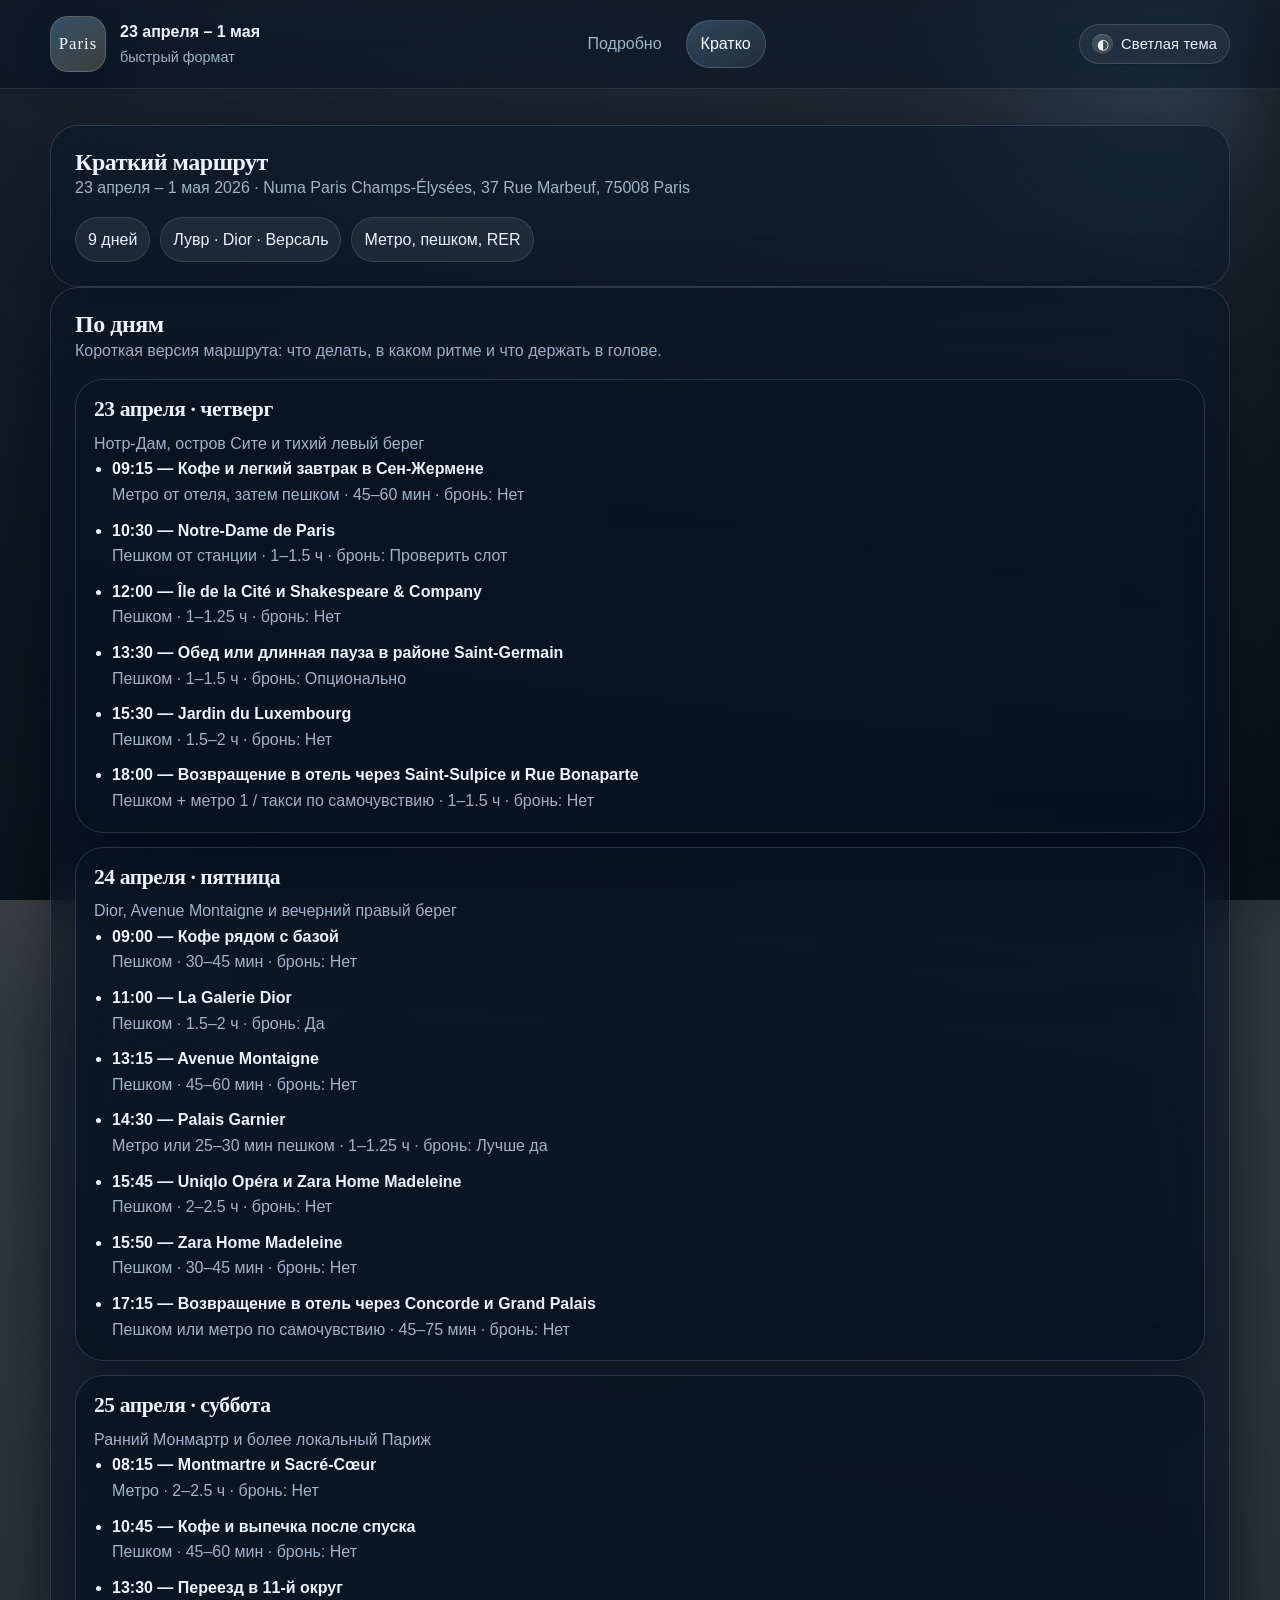
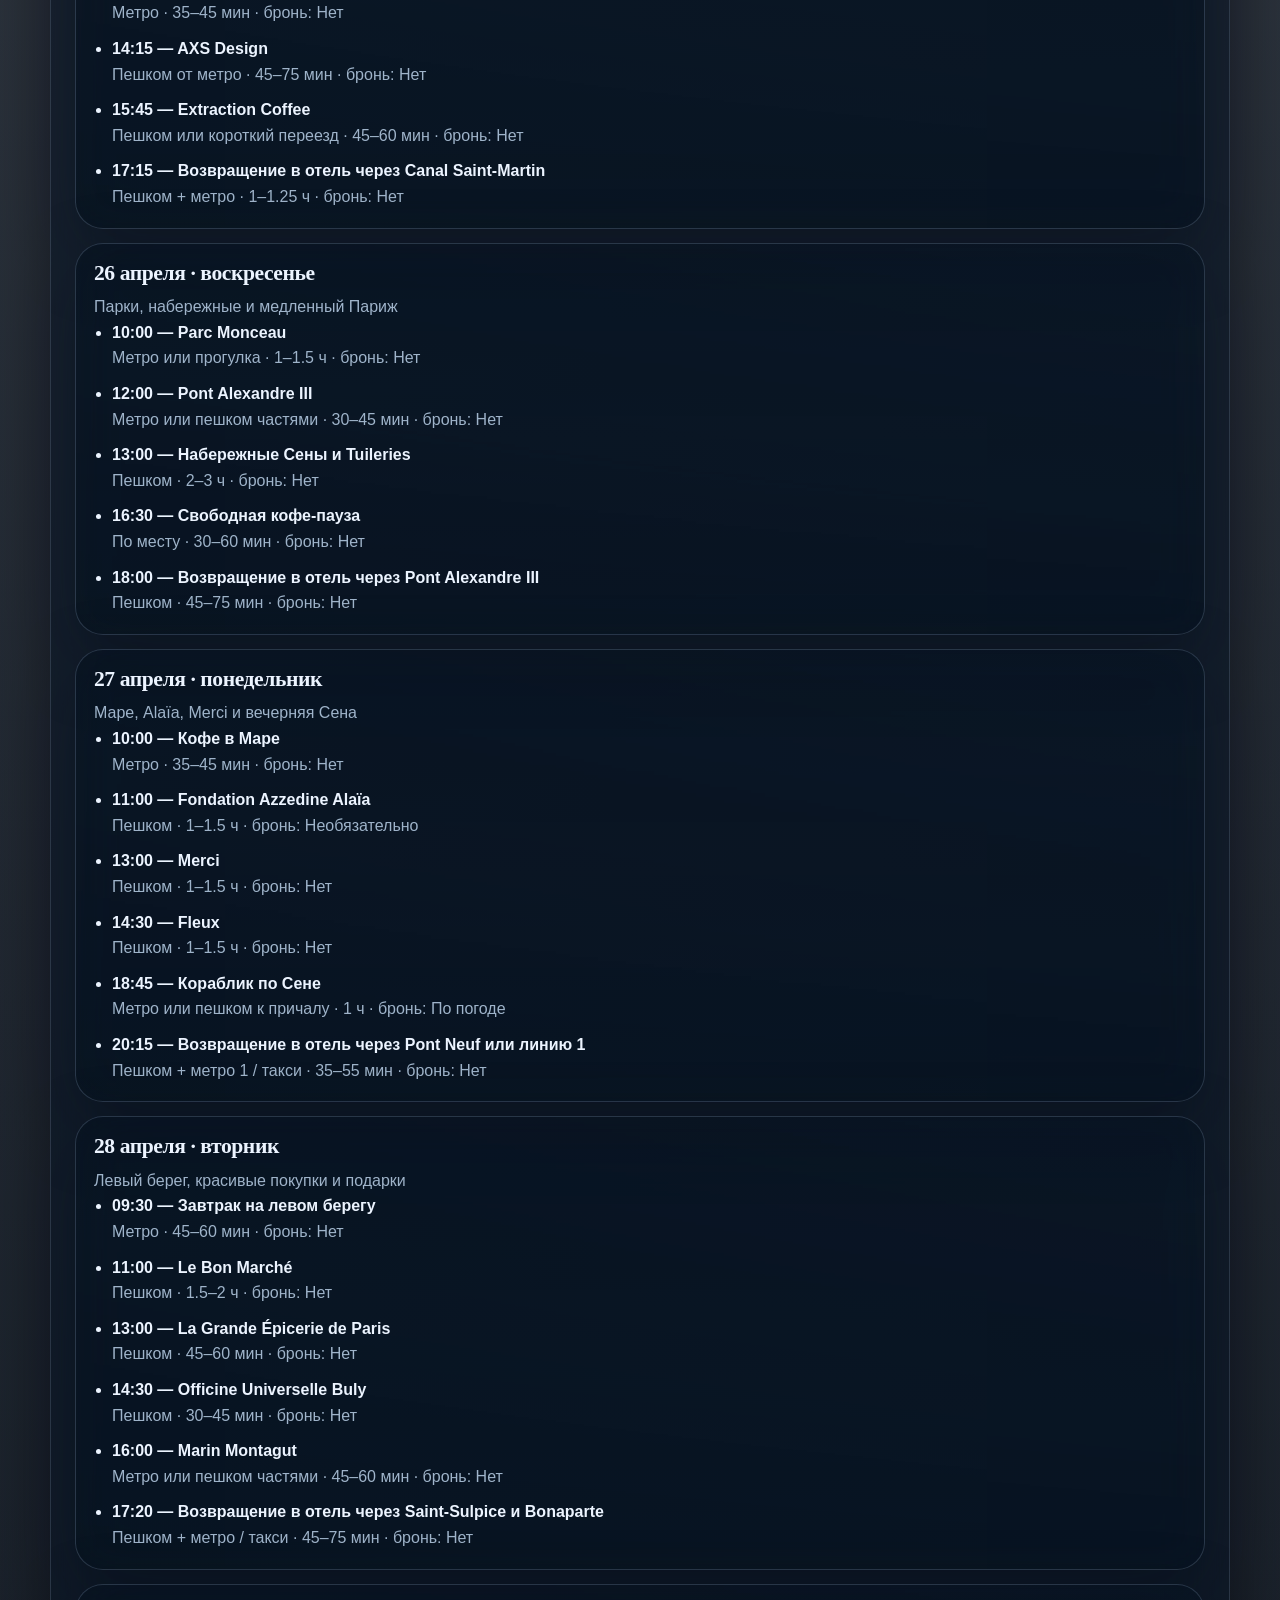
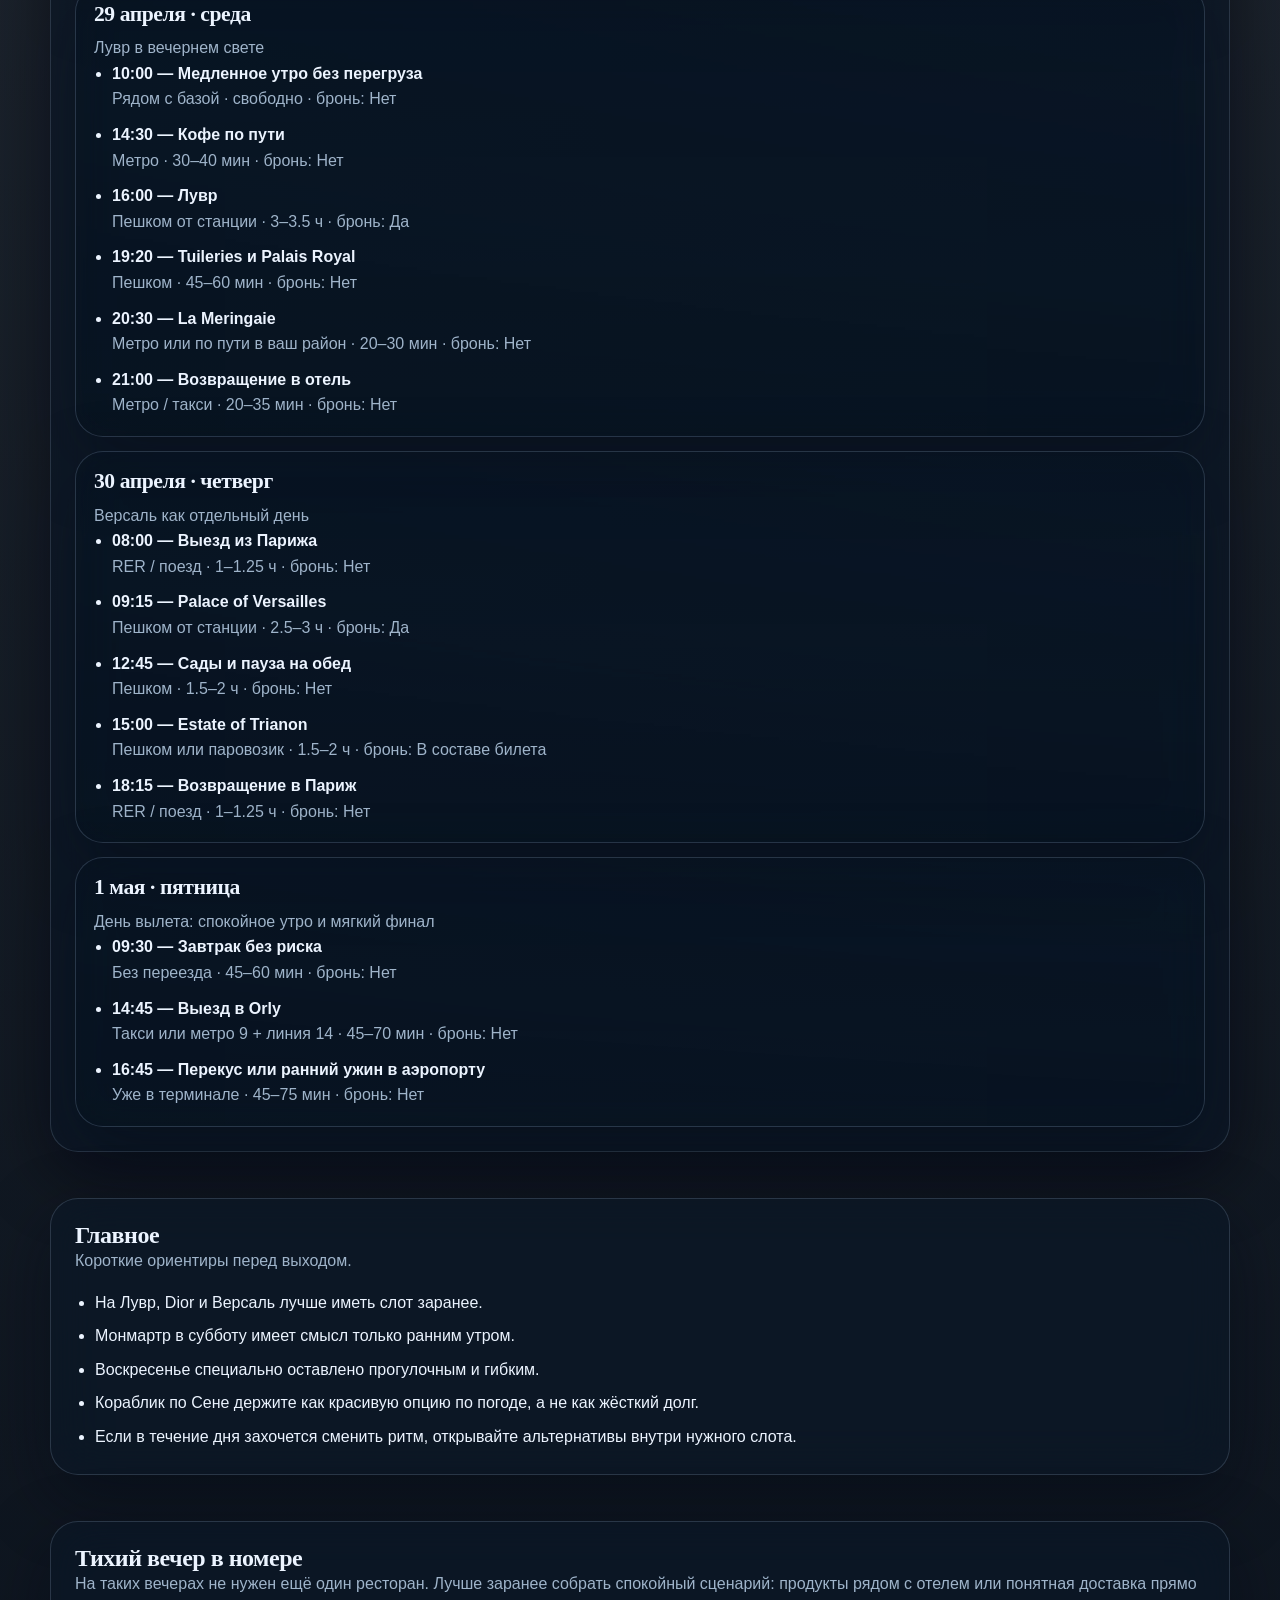
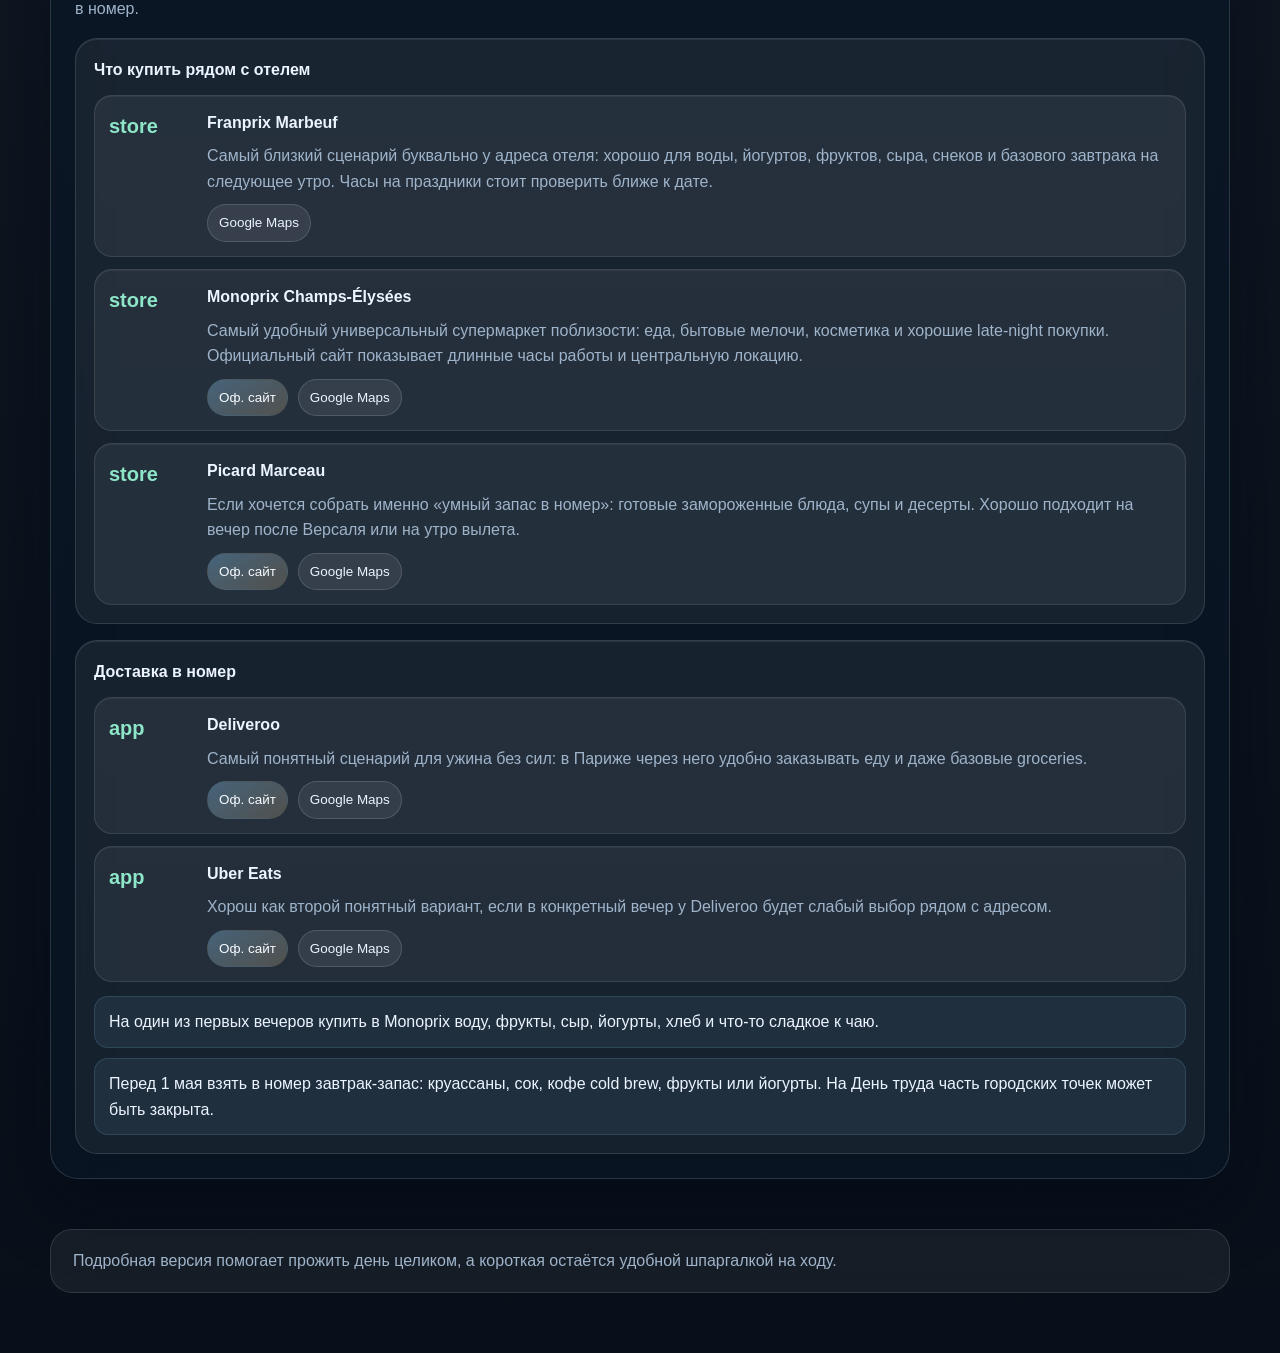
<file: paris_trip_site/route-notes.html>
<!doctype html>
<html lang="ru">
<head>
  <meta charset="utf-8">
  <meta name="viewport" content="width=device-width, initial-scale=1">
  <title>Париж 23 апреля – 1 мая 2026 — короткий маршрут</title>
  <meta name="description" content="Короткая версия маршрута по Парижу: день, время, точка, логистика, бронь, ссылки на места и день вылета.">
  <meta name="robots" content="noindex, nofollow, noarchive, nosnippet, noimageindex, notranslate">
  <meta name="googlebot" content="noindex, nofollow, noarchive, nosnippet, noimageindex">
  <meta name="referrer" content="no-referrer">
  <meta name="color-scheme" content="dark light">
  <meta name="theme-color" content="#0f1722" media="(prefers-color-scheme: dark)">
  <meta name="theme-color" content="#f7efe7" media="(prefers-color-scheme: light)">
  <meta property="og:title" content="Париж 23 апреля – 1 мая 2026">
  <meta property="og:description" content="Короткая версия личного маршрута по Парижу: день, время, точка, логистика и бронь.">
  <meta property="og:type" content="website">
  <meta property="og:locale" content="ru_RU">
  <meta property="og:url" content="https://lekmaby.github.io/paris_trip/route-notes.html">
  <meta property="og:image" content="https://lekmaby.github.io/paris_trip/og-image.svg">
  <meta property="og:image:type" content="image/svg+xml">
  <meta property="og:image:width" content="1200">
  <meta property="og:image:height" content="630">
  <meta name="twitter:card" content="summary_large_image">
  <meta name="twitter:title" content="Париж 23 апреля – 1 мая 2026">
  <meta name="twitter:description" content="Короткая версия личного маршрута по Парижу: день, время, точка, логистика и бронь.">
  <meta name="twitter:image" content="https://lekmaby.github.io/paris_trip/og-image.svg">
  <link rel="icon" href="favicon.svg" type="image/svg+xml">
  <script>
    (function () {
      try {
        document.documentElement.dataset.theme = localStorage.getItem("paris-theme") || "dark";
      } catch (error) {
        document.documentElement.dataset.theme = "dark";
      }
    })();
  </script>
  <link rel="stylesheet" href="styles.css">
</head>
<body data-view="compact">
  <div class="site-shell">
    <header class="site-header">
      <div class="nav-wrap">
        <a class="brand" href="index.html">
          <span class="brand-mark">Paris</span>
          <span class="brand-copy">
            <strong>23 апреля – 1 мая</strong>
            <span>быстрый формат</span>
          </span>
        </a>
        <nav class="top-nav" aria-label="Разделы">
          <a href="index.html">Подробно</a>
          <a class="is-active" href="route-notes.html">Кратко</a>
        </nav>
        <button class="days-toggle" type="button" id="days-toggle" aria-label="Открыть меню по дням" aria-controls="days-drawer">
          <span class="days-toggle-icon" aria-hidden="true">≡</span>
          <span class="days-toggle-text">Дни</span>
        </button>
        <button class="theme-toggle" type="button" id="theme-toggle" aria-label="Переключить тему">
          <span class="theme-toggle-icon" aria-hidden="true">◐</span>
          <span class="theme-toggle-text">Светлая тема</span>
        </button>
      </div>
    </header>

    <main id="app"></main>
  </div>

  <script src="trip-data.js"></script>
  <script src="app.js"></script>
</body>
</html>
</file>
<file: paris_trip_site/styles.css>
:root {
  --bg: #07111d;
  --bg-2: #0d1b2b;
  --card: rgba(12, 24, 39, 0.56);
  --card-strong: rgba(16, 29, 47, 0.72);
  --line: rgba(201, 223, 255, 0.16);
  --line-strong: rgba(201, 223, 255, 0.28);
  --text: #ecf4ff;
  --muted: #9fb4ca;
  --accent: #8dd3ff;
  --accent-2: #f1c78a;
  --accent-3: #8de6c7;
  --shadow: 0 24px 70px rgba(1, 8, 20, 0.42);
  --radius-xl: 28px;
  --radius-lg: 22px;
  --radius-md: 16px;
  --radius-sm: 12px;
  --max: 1180px;
}

:root[data-theme="light"] {
  --bg: #f4efe8;
  --bg-2: #efe4d5;
  --card: rgba(255, 250, 244, 0.74);
  --card-strong: rgba(255, 247, 239, 0.9);
  --line: rgba(95, 58, 34, 0.24);
  --line-strong: rgba(95, 58, 34, 0.34);
  --text: #241914;
  --muted: #66544b;
  --accent: #6daee6;
  --accent-2: #d8a16d;
  --accent-3: #295b50;
  --shadow: 0 24px 60px rgba(62, 31, 18, 0.12);
}

* {
  box-sizing: border-box;
}

html {
  scroll-behavior: smooth;
}

body {
  margin: 0;
  color: var(--text);
  background:
    linear-gradient(180deg, rgba(3, 10, 20, 0.34), rgba(3, 10, 20, 0.8)),
    radial-gradient(circle at 16% 18%, rgba(141, 211, 255, 0.16), transparent 0 28%),
    radial-gradient(circle at 88% 14%, rgba(241, 199, 138, 0.12), transparent 0 24%),
    linear-gradient(180deg, rgba(7, 17, 29, 0.65), rgba(7, 17, 29, 0.92)),
    url("https://images.unsplash.com/photo-1502602898657-3e91760cbb34?auto=format&fit=crop&w=2000&q=80") center / cover fixed no-repeat;
  font-family: "Avenir Next", "Segoe UI", "Helvetica Neue", Arial, sans-serif;
  line-height: 1.6;
  min-height: 100vh;
  overflow-x: hidden;
}

:root[data-theme="light"] body {
  background:
    linear-gradient(180deg, rgba(255, 249, 242, 0.3), rgba(241, 232, 218, 0.68)),
    radial-gradient(circle at 16% 18%, rgba(109, 174, 230, 0.18), transparent 0 28%),
    radial-gradient(circle at 88% 14%, rgba(216, 161, 109, 0.14), transparent 0 24%),
    linear-gradient(180deg, rgba(244, 239, 232, 0.62), rgba(234, 220, 202, 0.82)),
    url("https://images.unsplash.com/photo-1499856871958-5b9627545d1a?auto=format&fit=crop&w=2000&q=80") center / cover fixed no-repeat;
}

body::before,
body::after {
  content: "";
  position: fixed;
  inset: auto;
  width: 36rem;
  height: 36rem;
  border-radius: 50%;
  filter: blur(24px);
  opacity: 0.72;
  pointer-events: none;
  z-index: 0;
  animation: drift 18s ease-in-out infinite alternate;
}

body::before {
  top: -12rem;
  right: -10rem;
  background: radial-gradient(circle, rgba(141, 211, 255, 0.34), transparent 62%);
}

:root[data-theme="light"] body::before {
  background: radial-gradient(circle, rgba(109, 174, 230, 0.28), transparent 62%);
}

body::after {
  bottom: -14rem;
  left: -8rem;
  background: radial-gradient(circle, rgba(241, 199, 138, 0.24), transparent 60%);
  animation-duration: 22s;
}

:root[data-theme="light"] body::after {
  background: radial-gradient(circle, rgba(216, 161, 109, 0.22), transparent 60%);
}

body > .site-shell::before {
  content: "";
  position: fixed;
  inset: 0;
  background:
    linear-gradient(180deg, rgba(4, 12, 24, 0.26), rgba(4, 12, 24, 0.78)),
    linear-gradient(90deg, rgba(8, 18, 32, 0.54), rgba(8, 18, 32, 0.24));
  pointer-events: none;
  z-index: -1;
}

:root[data-theme="light"] body > .site-shell::before {
  background:
    linear-gradient(180deg, rgba(255, 248, 240, 0.22), rgba(244, 236, 225, 0.62)),
    linear-gradient(90deg, rgba(255, 248, 240, 0.16), rgba(255, 248, 240, 0.02));
}

a {
  color: inherit;
  text-decoration: none;
}

.site-shell {
  position: relative;
  z-index: 1;
}

.site-header {
  position: sticky;
  top: 0;
  z-index: 40;
  backdrop-filter: blur(24px) saturate(160%);
  -webkit-backdrop-filter: blur(24px) saturate(160%);
  background: rgba(7, 16, 28, 0.46);
  border-bottom: 1px solid rgba(201, 223, 255, 0.12);
}

.nav-wrap,
.page-wrap {
  width: min(calc(100% - 32px), var(--max));
  margin: 0 auto;
}

.nav-wrap {
  display: flex;
  align-items: center;
  justify-content: space-between;
  gap: 16px;
  padding: 16px 0;
  flex-wrap: wrap;
}

.brand {
  display: inline-flex;
  align-items: center;
  gap: 14px;
}

.brand-mark {
  display: inline-flex;
  align-items: center;
  justify-content: center;
  width: 56px;
  height: 56px;
  border-radius: 18px;
  background: linear-gradient(145deg, rgba(141, 211, 255, 0.3), rgba(241, 199, 138, 0.22));
  color: #f5fbff;
  font-family: "Iowan Old Style", "Palatino Linotype", "Book Antiqua", serif;
  font-size: 1.05rem;
  letter-spacing: 0.06em;
  box-shadow: 0 14px 32px rgba(5, 15, 30, 0.34);
  border: 1px solid rgba(255, 255, 255, 0.16);
}

.brand-copy {
  display: grid;
  gap: 2px;
}

.brand-copy strong {
  font-size: 1rem;
}

.brand-copy span {
  color: var(--muted);
  font-size: 0.9rem;
}

.top-nav {
  display: flex;
  align-items: center;
  gap: 10px;
  flex-wrap: wrap;
}

.top-nav a {
  padding: 10px 14px;
  border-radius: 999px;
  color: var(--muted);
  transition: transform 180ms ease, background 180ms ease, color 180ms ease;
}

.top-nav a:hover,
.top-nav a:focus-visible {
  background: rgba(255, 255, 255, 0.08);
  color: var(--text);
  transform: translateY(-1px);
}

.top-nav a.is-active {
  background: linear-gradient(145deg, rgba(141, 211, 255, 0.24), rgba(255, 255, 255, 0.08));
  color: #f5fbff;
  border: 1px solid rgba(255, 255, 255, 0.14);
}

:root[data-theme="light"] .site-header {
  background: rgba(251, 247, 241, 0.5);
  border-bottom: 1px solid rgba(95, 58, 34, 0.08);
}

:root[data-theme="light"] .brand-mark {
  background: linear-gradient(145deg, rgba(109, 174, 230, 0.3), rgba(216, 161, 109, 0.24));
  color: #fffaf5;
  border-color: rgba(255, 255, 255, 0.28);
}

:root[data-theme="light"] .top-nav a:hover,
:root[data-theme="light"] .top-nav a:focus-visible {
  background: rgba(255, 255, 255, 0.58);
}

:root[data-theme="light"] .top-nav a.is-active {
  background: linear-gradient(145deg, rgba(109, 174, 230, 0.22), rgba(255, 255, 255, 0.7));
  color: #241914;
  border: 1px solid rgba(95, 58, 34, 0.1);
}

.theme-toggle {
  display: inline-flex;
  align-items: center;
  gap: 8px;
  padding: 9px 12px;
  border-radius: 999px;
  border: 1px solid rgba(255, 255, 255, 0.14);
  background: rgba(255, 255, 255, 0.08);
  color: var(--text);
  cursor: pointer;
  transition: transform 180ms ease, background 180ms ease, border-color 180ms ease, box-shadow 180ms ease;
  backdrop-filter: blur(18px) saturate(140%);
  -webkit-backdrop-filter: blur(18px) saturate(140%);
  letter-spacing: 0.01em;
}

.theme-toggle:hover,
.theme-toggle:focus-visible {
  transform: translateY(-1px);
  background: rgba(255, 255, 255, 0.14);
  border-color: rgba(141, 211, 255, 0.34);
  box-shadow: 0 10px 24px rgba(0, 9, 20, 0.24);
}

.theme-toggle-icon {
  display: inline-flex;
  align-items: center;
  justify-content: center;
  width: 1.3rem;
  height: 1.3rem;
  border-radius: 999px;
  background: linear-gradient(145deg, rgba(141, 211, 255, 0.22), rgba(241, 199, 138, 0.18));
  font-size: 0.86rem;
  box-shadow: inset 0 1px 0 rgba(255, 255, 255, 0.18);
}

.theme-toggle-text {
  white-space: nowrap;
  font-size: 0.92rem;
}

:root[data-theme="light"] .theme-toggle {
  border-color: rgba(95, 58, 34, 0.12);
  background: rgba(255, 255, 255, 0.58);
}

:root[data-theme="light"] .theme-toggle:hover,
:root[data-theme="light"] .theme-toggle:focus-visible {
  background: rgba(255, 255, 255, 0.78);
  border-color: rgba(109, 174, 230, 0.28);
  box-shadow: 0 10px 24px rgba(62, 31, 18, 0.12);
}

.days-toggle {
  display: none;
  align-items: center;
  gap: 8px;
  padding: 9px 12px;
  border-radius: 999px;
  border: 1px solid rgba(255, 255, 255, 0.14);
  background: rgba(255, 255, 255, 0.08);
  color: var(--text);
  cursor: pointer;
  transition: transform 180ms ease, background 180ms ease, border-color 180ms ease, box-shadow 180ms ease;
  backdrop-filter: blur(18px) saturate(140%);
  -webkit-backdrop-filter: blur(18px) saturate(140%);
}

.days-toggle:hover,
.days-toggle:focus-visible {
  transform: translateY(-1px);
  background: rgba(255, 255, 255, 0.14);
  border-color: rgba(141, 211, 255, 0.34);
  box-shadow: 0 10px 24px rgba(0, 9, 20, 0.24);
}

.days-toggle-icon {
  display: inline-flex;
  align-items: center;
  justify-content: center;
  width: 1.3rem;
  height: 1.3rem;
  font-size: 0.95rem;
}

.days-toggle-text {
  white-space: nowrap;
  font-size: 0.92rem;
}

:root[data-theme="light"] .days-toggle {
  border-color: rgba(95, 58, 34, 0.12);
  background: rgba(255, 255, 255, 0.58);
}

:root[data-theme="light"] .days-toggle:hover,
:root[data-theme="light"] .days-toggle:focus-visible {
  background: rgba(255, 255, 255, 0.78);
  border-color: rgba(109, 174, 230, 0.28);
  box-shadow: 0 10px 24px rgba(62, 31, 18, 0.12);
}

body[data-view="detailed"] .days-toggle {
  display: inline-flex;
}

.days-drawer-backdrop {
  position: fixed;
  inset: 0;
  z-index: 50;
  background: rgba(7, 12, 19, 0.52);
  backdrop-filter: blur(10px);
  -webkit-backdrop-filter: blur(10px);
}

.days-drawer {
  position: fixed;
  inset: 0 0 0 auto;
  z-index: 60;
  width: min(86vw, 360px);
  padding: 18px;
  background: rgba(13, 20, 32, 0.88);
  border-left: 1px solid rgba(255, 255, 255, 0.12);
  box-shadow: -24px 0 60px rgba(0, 0, 0, 0.36);
  transform: translateX(100%);
  transition: transform 220ms ease;
  backdrop-filter: blur(24px) saturate(140%);
  -webkit-backdrop-filter: blur(24px) saturate(140%);
}

.days-drawer[aria-hidden="false"] {
  transform: translateX(0);
}

.days-drawer-head {
  display: flex;
  align-items: center;
  justify-content: space-between;
  gap: 12px;
  margin-bottom: 16px;
}

.days-drawer-head strong {
  font-size: 1rem;
}

.days-drawer-close {
  display: inline-flex;
  align-items: center;
  justify-content: center;
  width: 2rem;
  height: 2rem;
  border: 1px solid rgba(255, 255, 255, 0.12);
  border-radius: 999px;
  background: rgba(255, 255, 255, 0.06);
  color: var(--text);
  cursor: pointer;
}

.days-drawer-list {
  display: grid;
  gap: 10px;
}

.days-drawer-link {
  display: grid;
  gap: 3px;
  padding: 12px 13px;
  border-radius: var(--radius-lg);
  border: 1px solid rgba(255, 255, 255, 0.1);
  background: rgba(255, 255, 255, 0.05);
  color: var(--text);
}

.days-drawer-link span {
  color: var(--muted);
  font-size: 0.82rem;
}

.days-drawer-link strong {
  font-size: 0.95rem;
}

:root[data-theme="light"] .days-drawer-backdrop {
  background: rgba(74, 54, 42, 0.24);
}

:root[data-theme="light"] .days-drawer {
  background: rgba(252, 247, 240, 0.92);
  border-left-color: rgba(95, 58, 34, 0.1);
  box-shadow: -24px 0 60px rgba(70, 44, 29, 0.16);
}

:root[data-theme="light"] .days-drawer-close,
:root[data-theme="light"] .days-drawer-link {
  border-color: rgba(95, 58, 34, 0.1);
  background: rgba(255, 255, 255, 0.66);
}

body.drawer-open {
  overflow: hidden;
}

.page-wrap {
  padding: 36px 0 60px;
}

.hero,
.panel,
.day-card,
.notes-card,
.compact-card {
  background: var(--card);
  border: 1px solid var(--line);
  box-shadow: var(--shadow);
  border-radius: var(--radius-xl);
  backdrop-filter: blur(24px) saturate(135%);
  -webkit-backdrop-filter: blur(24px) saturate(135%);
}

.hero {
  position: relative;
  overflow: hidden;
  padding: 34px;
  margin-bottom: 26px;
}

.hero::before {
  content: "";
  position: absolute;
  inset: 0;
  background:
    linear-gradient(125deg, rgba(255, 255, 255, 0.18), transparent 48%),
    radial-gradient(circle at 78% 20%, rgba(241, 199, 138, 0.14), transparent 0 28%);
  pointer-events: none;
}

.hero-grid {
  position: relative;
  display: grid;
  grid-template-columns: 1.4fr 0.8fr;
  gap: 26px;
}

.eyebrow {
  display: inline-flex;
  align-items: center;
  gap: 8px;
  padding: 8px 12px;
  border-radius: 999px;
  background: rgba(255, 255, 255, 0.08);
  border: 1px solid rgba(255, 255, 255, 0.14);
  color: var(--accent);
  font-size: 0.83rem;
  letter-spacing: 0.08em;
  text-transform: uppercase;
}

.hero h1,
.panel h2,
.day-card h2,
.compact-card h2 {
  margin: 0;
  font-family: "Iowan Old Style", "Palatino Linotype", "Book Antiqua", serif;
  font-weight: 700;
  line-height: 1.05;
  letter-spacing: -0.02em;
}

.hero h1 {
  margin-top: 18px;
  font-size: clamp(2.5rem, 5vw, 4.45rem);
  max-width: 12ch;
}

.hero-lead {
  max-width: 62ch;
  margin: 18px 0 0;
  color: var(--muted);
  font-size: 1.05rem;
}

.hero-sidebar {
  display: grid;
  gap: 14px;
  align-content: start;
}

.stats {
  display: grid;
  grid-template-columns: repeat(2, minmax(0, 1fr));
  gap: 12px;
}

.stat {
  background: rgba(255, 255, 255, 0.07);
  border: 1px solid rgba(255, 255, 255, 0.12);
  border-radius: var(--radius-lg);
  padding: 16px;
  box-shadow: inset 0 1px 0 rgba(255, 255, 255, 0.08);
}

.stat strong {
  display: block;
  font-size: 1.4rem;
}

.stat span {
  display: block;
  margin-top: 6px;
  color: var(--muted);
  font-size: 0.92rem;
}

.hero-note {
  padding: 16px 18px;
  border-radius: var(--radius-lg);
  background: linear-gradient(135deg, rgba(141, 211, 255, 0.08), rgba(255, 255, 255, 0.08));
  border: 1px solid rgba(141, 211, 255, 0.18);
  color: var(--text);
}

.hero-note strong {
  display: block;
  margin-bottom: 6px;
}

.panel {
  padding: 24px;
  margin-bottom: 24px;
}

.panel-header {
  display: flex;
  justify-content: space-between;
  gap: 12px;
  align-items: end;
  margin-bottom: 16px;
}

.panel-header p,
.panel p.muted,
.muted {
  margin: 0;
  color: var(--muted);
}

.chips,
.day-links,
.meta-list,
.jump-nav {
  display: flex;
  flex-wrap: wrap;
  gap: 10px;
}

.chip,
.jump-link,
.mini-pill {
  display: inline-flex;
  align-items: center;
  gap: 8px;
  padding: 9px 12px;
  border-radius: 999px;
  border: 1px solid rgba(255, 255, 255, 0.12);
  background: rgba(255, 255, 255, 0.07);
  color: var(--text);
  transition: transform 180ms ease, border-color 180ms ease, background 180ms ease;
}

.jump-link:hover,
.chip:hover,
.mini-pill:hover {
  transform: translateY(-1px);
  border-color: rgba(141, 211, 255, 0.34);
  background: rgba(255, 255, 255, 0.12);
}

.photo-grid,
.comfort-grid {
  display: grid;
  gap: 16px;
}

.photo-grid {
  grid-template-columns: repeat(3, minmax(0, 1fr));
}

.photo-card {
  margin: 0;
  overflow: hidden;
  border-radius: 22px;
  border: 1px solid rgba(255, 255, 255, 0.12);
  background: rgba(9, 19, 32, 0.58);
  box-shadow: inset 0 1px 0 rgba(255, 255, 255, 0.1);
}

.photo-card img {
  display: block;
  width: 100%;
  height: 260px;
  object-fit: cover;
}

.photo-card figcaption {
  display: flex;
  align-items: center;
  justify-content: space-between;
  gap: 12px;
  padding: 12px 14px;
}

.photo-card figcaption strong {
  font-size: 0.96rem;
}

.photo-card figcaption a {
  color: var(--muted);
  font-size: 0.84rem;
}

.edit-grid {
  display: grid;
  grid-template-columns: 1.15fr 0.85fr;
  gap: 18px;
}

.edit-box {
  padding: 20px;
  border-radius: var(--radius-lg);
  background: var(--card-strong);
  border: 1px solid rgba(255, 255, 255, 0.12);
  box-shadow: inset 0 1px 0 rgba(255, 255, 255, 0.08);
}

.edit-box h3 {
  margin: 0 0 10px;
  font-size: 1rem;
}

.edit-box code {
  display: inline-block;
  margin-top: 6px;
  padding: 4px 8px;
  background: rgba(4, 12, 24, 0.9);
  color: #eff7ff;
  border-radius: 10px;
}

.clean-list {
  margin: 0;
  padding-left: 20px;
}

.clean-list li + li {
  margin-top: 8px;
}

.day-stack {
  display: grid;
  gap: 22px;
}

.current-day-indicator {
  position: sticky;
  top: 96px;
  z-index: 25;
  display: inline-grid;
  gap: 2px;
  margin: 0 0 18px auto;
  padding: 10px 14px;
  min-width: 240px;
  border-radius: 18px;
  border: 1px solid rgba(255, 255, 255, 0.14);
  background: rgba(10, 21, 35, 0.62);
  box-shadow: 0 14px 34px rgba(0, 9, 20, 0.24);
  backdrop-filter: blur(20px) saturate(145%);
  -webkit-backdrop-filter: blur(20px) saturate(145%);
}

.current-day-head {
  display: flex;
  align-items: center;
  justify-content: space-between;
  gap: 12px;
}

.current-day-actions {
  display: inline-flex;
  gap: 6px;
}

.day-nav-button {
  display: inline-flex;
  align-items: center;
  justify-content: center;
  width: 30px;
  height: 30px;
  border-radius: 999px;
  border: 1px solid rgba(255, 255, 255, 0.14);
  background: rgba(255, 255, 255, 0.08);
  color: var(--text);
  cursor: pointer;
  transition: transform 180ms ease, background 180ms ease, border-color 180ms ease, opacity 180ms ease;
}

.day-nav-button:hover,
.day-nav-button:focus-visible {
  transform: translateY(-1px);
  background: rgba(255, 255, 255, 0.14);
  border-color: rgba(141, 211, 255, 0.34);
}

.day-nav-button:disabled {
  opacity: 0.35;
  cursor: default;
}

.current-day-indicator strong {
  font-size: 1rem;
}

.current-day-indicator span:last-child {
  color: var(--muted);
  font-size: 0.9rem;
}

.current-day-label {
  color: var(--accent);
  font-size: 0.76rem;
  letter-spacing: 0.08em;
  text-transform: uppercase;
}

:root[data-theme="light"] .current-day-indicator {
  border-color: rgba(95, 58, 34, 0.16);
  background: rgba(255, 251, 246, 0.76);
  box-shadow: 0 14px 30px rgba(62, 31, 18, 0.12);
}

:root[data-theme="light"] .day-nav-button {
  border-color: rgba(95, 58, 34, 0.16);
  background: rgba(255, 255, 255, 0.7);
}

.day-card {
  padding: 26px;
  position: relative;
  overflow: hidden;
}

.day-top.has-image,
.compact-card.has-image {
  position: relative;
  isolation: isolate;
}

.day-card::before {
  content: "";
  position: absolute;
  inset: auto -12% 100% auto;
  width: 240px;
  height: 240px;
  border-radius: 50%;
  background: radial-gradient(circle, rgba(141, 211, 255, 0.14), transparent 68%);
  transform: translateY(76%);
  pointer-events: none;
}

.day-top.has-image::after,
.compact-card.has-image::after {
  content: "";
  position: absolute;
  inset: 0;
  background:
    linear-gradient(180deg, rgba(6, 14, 24, 0.22), rgba(6, 14, 24, 0.78)),
    linear-gradient(90deg, rgba(6, 14, 24, 0.44), rgba(6, 14, 24, 0.12)),
    var(--day-image) center / cover no-repeat;
  opacity: 0.34;
  z-index: -1;
}

:root[data-theme="light"] .day-top.has-image::after,
:root[data-theme="light"] .compact-card.has-image::after {
  background:
    linear-gradient(180deg, rgba(255, 248, 240, 0.18), rgba(255, 248, 240, 0.72)),
    linear-gradient(90deg, rgba(255, 248, 240, 0.32), rgba(255, 248, 240, 0.06)),
    var(--day-image) center / cover no-repeat;
  opacity: 0.24;
}

:root[data-theme="light"] .panel,
:root[data-theme="light"] .day-card,
:root[data-theme="light"] .compact-card {
  border-color: rgba(95, 58, 34, 0.18);
  box-shadow:
    0 18px 42px rgba(62, 31, 18, 0.1),
    inset 0 1px 0 rgba(255, 255, 255, 0.28);
}

:root[data-theme="light"] .meta-card,
:root[data-theme="light"] .weather-card,
:root[data-theme="light"] .section-card,
:root[data-theme="light"] .timeline-item,
:root[data-theme="light"] .alt-panel,
:root[data-theme="light"] .alt-group,
:root[data-theme="light"] .footer-note,
:root[data-theme="light"] .table-wrap {
  border-color: rgba(95, 58, 34, 0.16);
  background: rgba(255, 252, 247, 0.72);
  box-shadow: inset 0 1px 0 rgba(255, 255, 255, 0.4);
}

:root[data-theme="light"] .chip,
:root[data-theme="light"] .jump-link,
:root[data-theme="light"] .mini-pill,
:root[data-theme="light"] .day-links a,
:root[data-theme="light"] .link-button {
  border-color: rgba(95, 58, 34, 0.16);
  background: rgba(255, 255, 255, 0.66);
}

:root[data-theme="light"] .timeline-item,
:root[data-theme="light"] .weather-card,
:root[data-theme="light"] .section-card,
:root[data-theme="light"] .meta-card {
  backdrop-filter: blur(14px) saturate(115%);
  -webkit-backdrop-filter: blur(14px) saturate(115%);
}

.day-top {
  display: grid;
  grid-template-columns: 1.15fr 0.85fr;
  gap: 20px;
  margin-bottom: 18px;
  padding: 22px;
  border-radius: var(--radius-lg);
  border: 1px solid rgba(255, 255, 255, 0.12);
  background: rgba(255, 255, 255, 0.04);
  overflow: hidden;
}

:root[data-theme="light"] .day-top {
  border-color: rgba(95, 58, 34, 0.16);
  background: rgba(255, 252, 247, 0.68);
}

.day-kicker {
  color: var(--accent);
  font-size: 0.86rem;
  letter-spacing: 0.08em;
  text-transform: uppercase;
  margin-bottom: 10px;
}

.day-title-wrap p {
  margin: 10px 0 0;
  max-width: 60ch;
  color: var(--muted);
}

.day-vibe-inline {
  margin-top: 14px;
  max-width: 62ch;
  color: var(--text);
}

.day-vibe-inline strong {
  color: var(--accent);
}

.day-meta {
  display: grid;
  gap: 10px;
  align-content: start;
}

.weather-card {
  padding: 12px 13px;
  background: rgba(255, 255, 255, 0.08);
  border: 1px solid rgba(255, 255, 255, 0.12);
  border-radius: var(--radius-lg);
  box-shadow: inset 0 1px 0 rgba(255, 255, 255, 0.08);
}

.weather-head {
  display: flex;
  justify-content: space-between;
  gap: 8px;
  align-items: baseline;
}

.weather-head strong {
  font-size: 0.9rem;
}

.weather-main {
  display: grid;
  gap: 2px;
  margin-top: 8px;
}

.weather-temp {
  font-size: 1.28rem;
  font-weight: 700;
  letter-spacing: -0.03em;
  line-height: 1;
}

.weather-summary {
  color: var(--muted);
  font-size: 0.88rem;
}

.weather-stats {
  display: flex;
  flex-wrap: wrap;
  gap: 6px;
  margin-top: 10px;
}

.weather-pill {
  display: inline-flex;
  align-items: center;
  padding: 5px 8px;
  border-radius: 999px;
  border: 1px solid rgba(255, 255, 255, 0.12);
  background: rgba(255, 255, 255, 0.06);
  font-size: 0.76rem;
  line-height: 1.1;
}

.weather-ready .weather-summary {
  color: var(--text);
}

:root[data-theme="light"] .weather-pill {
  border-color: rgba(95, 58, 34, 0.14);
  background: rgba(255, 255, 255, 0.72);
}

.meta-card {
  padding: 16px;
  background: rgba(255, 255, 255, 0.07);
  border: 1px solid rgba(255, 255, 255, 0.12);
  border-radius: var(--radius-lg);
  box-shadow: inset 0 1px 0 rgba(255, 255, 255, 0.08);
}

.meta-card strong {
  display: block;
  margin-bottom: 6px;
}

.day-body {
  display: grid;
  grid-template-columns: 0.95fr 1.05fr;
  gap: 20px;
}

.day-body > .section-card:only-child {
  grid-column: 1 / -1;
}

.section-card {
  padding: 18px;
  border-radius: var(--radius-lg);
  background: rgba(255, 255, 255, 0.06);
  border: 1px solid rgba(255, 255, 255, 0.12);
  box-shadow: inset 0 1px 0 rgba(255, 255, 255, 0.08);
}

.section-card h3 {
  margin: 0 0 12px;
  font-size: 1rem;
}

.timeline {
  display: grid;
  gap: 12px;
}

.timeline-item {
  position: relative;
  display: grid;
  grid-template-columns: 84px 1fr;
  gap: 14px;
  padding: 14px;
  border-radius: 18px;
  background: rgba(255, 255, 255, 0.06);
  border: 1px solid rgba(255, 255, 255, 0.1);
  box-shadow: inset 0 1px 0 rgba(255, 255, 255, 0.06);
}

.timeline-time {
  font-size: 1.25rem;
  font-weight: 700;
  color: var(--accent-3);
}

.timeline-content h4 {
  margin: 0;
  font-size: 1rem;
}

.timeline-content p {
  margin: 8px 0 10px;
  color: var(--muted);
}

.timeline-content-wide {
  grid-column: 1 / -1;
}

.meta-list {
  margin-bottom: 10px;
}

.mini-pill {
  padding: 6px 10px;
  font-size: 0.88rem;
  color: var(--muted);
}

.day-links a,
.link-button {
  display: inline-flex;
  align-items: center;
  justify-content: center;
  gap: 8px;
  padding: 7px 11px;
  border-radius: 999px;
  border: 1px solid rgba(255, 255, 255, 0.14);
  background: rgba(255, 255, 255, 0.08);
  font-size: 0.84rem;
  transition: transform 180ms ease, box-shadow 180ms ease, background 180ms ease;
}

.day-links a:hover,
.link-button:hover {
  transform: translateY(-1px);
  background: rgba(255, 255, 255, 0.14);
  box-shadow: 0 10px 24px rgba(0, 9, 20, 0.28);
}

.day-links a.primary,
.link-button.primary {
  background: linear-gradient(145deg, rgba(141, 211, 255, 0.32), rgba(241, 199, 138, 0.22));
  color: #f7fbff;
  border-color: transparent;
}

.alt-panel {
  margin-top: 12px;
  border: 1px solid rgba(255, 255, 255, 0.12);
  border-radius: 18px;
  background: rgba(255, 255, 255, 0.06);
  overflow: hidden;
}

.alt-panel summary {
  cursor: pointer;
  list-style: none;
  padding: 12px 14px;
  font-weight: 600;
  color: var(--accent-3);
  display: flex;
  align-items: center;
  justify-content: space-between;
  gap: 12px;
}

.alt-panel summary::-webkit-details-marker {
  display: none;
}

.alt-panel summary::after {
  content: "▾";
  color: var(--accent);
  transition: transform 180ms ease;
}

.alt-panel[open] summary::after {
  transform: rotate(180deg);
}

.alt-grid {
  display: grid;
  gap: 12px;
  padding: 0 14px 14px;
}

.alt-group {
  padding: 14px;
  border-radius: 16px;
  background: rgba(255, 255, 255, 0.05);
  border: 1px solid rgba(255, 255, 255, 0.1);
}

.alt-group h5 {
  margin: 0 0 10px;
  font-size: 0.95rem;
}

.alt-items {
  display: grid;
  gap: 10px;
}

.alt-item {
  padding-top: 10px;
  border-top: 1px solid rgba(255, 255, 255, 0.08);
}

.alt-item:first-child {
  padding-top: 0;
  border-top: 0;
}

.alt-item strong {
  display: block;
  margin-bottom: 6px;
}

.alt-item p {
  margin: 0 0 8px;
  color: var(--muted);
}

.note-list {
  display: grid;
  gap: 10px;
  margin-top: 14px;
}

.soft-note {
  padding: 12px 14px;
  border-radius: 14px;
  background: rgba(141, 211, 255, 0.08);
  border: 1px solid rgba(141, 211, 255, 0.14);
  color: var(--text);
}

.compact-layout {
  display: grid;
  gap: 22px;
}

.compact-cards-grid {
  display: grid;
  gap: 14px;
}

.table-wrap {
  overflow: auto;
  border-radius: 20px;
  border: 1px solid rgba(255, 255, 255, 0.12);
}

.route-table {
  width: 100%;
  border-collapse: collapse;
  min-width: 860px;
  background: rgba(10, 21, 35, 0.56);
}

.route-table th,
.route-table td {
  text-align: left;
  vertical-align: top;
  padding: 14px 16px;
  border-bottom: 1px solid rgba(255, 255, 255, 0.08);
}

.route-table th {
  position: sticky;
  top: 0;
  z-index: 1;
  background: rgba(13, 26, 43, 0.92);
  font-size: 0.84rem;
  text-transform: uppercase;
  letter-spacing: 0.08em;
  color: var(--accent);
}

.route-table td strong {
  display: block;
  margin-bottom: 6px;
}

.route-links {
  display: flex;
  flex-wrap: wrap;
  gap: 8px;
  margin-top: 8px;
}

.compact-mobile {
  display: none;
  gap: 14px;
}

.compact-card {
  padding: 18px;
  overflow: hidden;
}

.compact-intro {
  margin-bottom: 0;
}

.compact-card h2 {
  font-size: 1.35rem;
  margin-bottom: 10px;
}

.compact-card ul {
  margin: 0;
  padding-left: 18px;
}

.compact-card li + li {
  margin-top: 10px;
}

.footer-note {
  margin-top: 26px;
  padding: 18px 22px;
  border-radius: var(--radius-lg);
  border: 1px solid rgba(255, 255, 255, 0.12);
  background: rgba(255, 255, 255, 0.06);
  color: var(--muted);
}

.reveal {
  opacity: 0;
  transform: translateY(26px) scale(0.985);
  transition: opacity 620ms ease, transform 620ms cubic-bezier(0.2, 0.8, 0.2, 1);
}

.reveal.is-visible {
  opacity: 1;
  transform: translateY(0) scale(1);
}

@keyframes drift {
  0% {
    transform: translate3d(0, 0, 0) scale(1);
  }

  100% {
    transform: translate3d(24px, 14px, 0) scale(1.08);
  }
}

@media (prefers-reduced-motion: reduce) {
  html {
    scroll-behavior: auto;
  }

  *,
  *::before,
  *::after {
    animation: none !important;
    transition: none !important;
  }

  .reveal {
    opacity: 1;
    transform: none;
  }
}

@media (max-width: 980px) {
  .hero-grid,
  .edit-grid,
  .day-top,
  .day-body,
  .photo-grid,
  .comfort-grid {
    grid-template-columns: 1fr;
  }

  .stats {
    grid-template-columns: repeat(2, minmax(0, 1fr));
  }
}

@media (max-width: 760px) {
  .nav-wrap {
    display: grid;
    grid-template-columns: minmax(0, 1fr) auto auto;
    align-items: center;
    gap: 10px;
    padding: 10px 0;
  }

  .page-wrap {
    width: min(calc(100% - 24px), var(--max));
    padding-top: 16px;
  }

  .brand {
    gap: 10px;
    min-width: 0;
  }

  .brand-mark {
    width: 44px;
    height: 44px;
    border-radius: 14px;
    font-size: 0.92rem;
  }

  .brand-copy strong {
    font-size: 0.9rem;
  }

  .brand-copy span {
    font-size: 0.76rem;
  }

  .top-nav {
    grid-column: 1 / -1;
    order: 4;
    gap: 8px;
    overflow-x: auto;
    flex-wrap: nowrap;
    padding-bottom: 2px;
    scrollbar-width: none;
  }

  .top-nav::-webkit-scrollbar {
    display: none;
  }

  .top-nav a {
    padding: 8px 12px;
    font-size: 0.84rem;
    white-space: nowrap;
  }

  .days-toggle {
    display: inline-flex;
    justify-content: center;
    padding: 8px 10px;
  }

  .theme-toggle {
    justify-content: center;
    padding: 8px 10px;
  }

  .days-toggle-text,
  .theme-toggle-text {
    display: none;
  }

  .hero,
  .panel,
  .day-card {
    padding: 20px;
  }

  .current-day-indicator {
    top: 74px;
    min-width: 0;
    width: 100%;
    margin-right: 0;
  }

  .hero h1 {
    max-width: none;
  }

  .stats {
    grid-template-columns: 1fr;
  }

  .timeline-item {
    grid-template-columns: 1fr;
    gap: 8px;
  }

  .compact-mobile {
    display: grid;
  }

  .jump-nav {
    display: none;
  }

  .table-wrap {
    display: none;
  }
}
</file>
